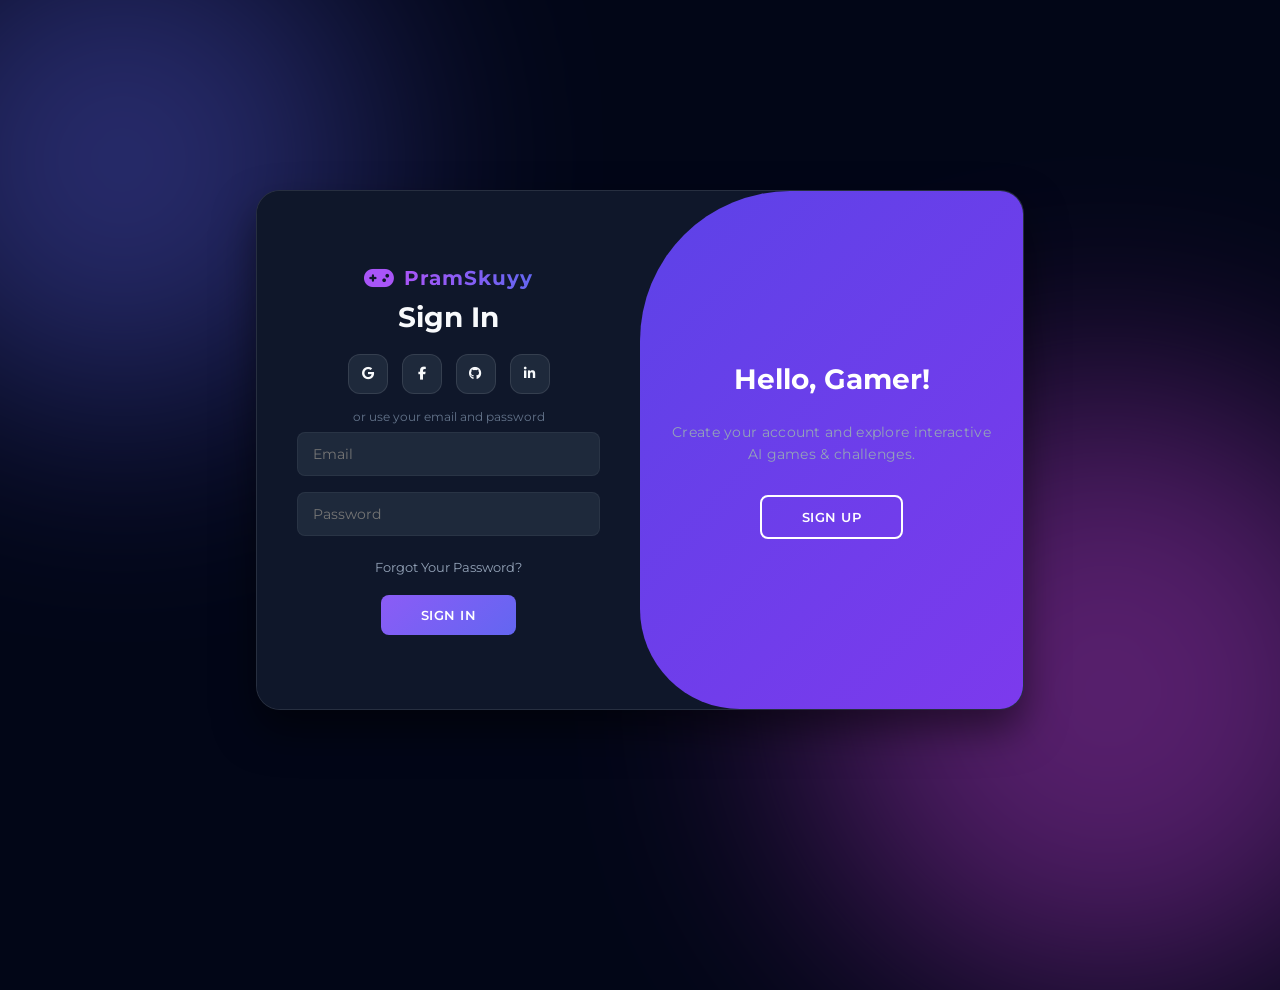
<file: index.html>
<!DOCTYPE html>
<html lang="en">

<head>
    <meta charset="UTF-8">
    <meta name="viewport" content="width=device-width, initial-scale=1.0">
    <meta name="theme-color" content="#0F172A">

    <title>PramSkuyy | Interactive Gaming Platform</title>

    <link rel="icon" href="favicon.png">

    <link rel="stylesheet" href="https://cdnjs.cloudflare.com/ajax/libs/font-awesome/6.4.2/css/all.min.css">

    <link rel="stylesheet" href="style.css">
</head>

<body>
    <div class="bg-glow glow1"></div>
    <div class="bg-glow glow2"></div>

    <main class="container" id="container">

        <section class="form-container sign-up">
            <form action="#">
                <div class="brand-wrapper">
                    <i class="fa-solid fa-gamepad logo-icon"></i>
                    <h2 class="brand-name">PramSkuyy</h2>
                </div>

                <h1>Create Account</h1>

                <div class="social-icons">
                    <a href="#" class="icon" aria-label="Google Login" onclick="playClickSFX()"><i class="fa-brands fa-google"></i></a>
                    <a href="#" class="icon" aria-label="Facebook Login" onclick="playClickSFX()"><i class="fa-brands fa-facebook-f"></i></a>
                    <a href="#" class="icon" aria-label="GitHub Login" onclick="playClickSFX()"><i class="fa-brands fa-github"></i></a>
                    <a href="#" class="icon" aria-label="LinkedIn Login" onclick="playClickSFX()"><i class="fa-brands fa-linkedin-in"></i></a>
                </div>

                <span>or use your email for registration</span>

                <input type="text" placeholder="Full Name" autocomplete="name" aria-label="Full Name" required>
                <input type="email" placeholder="Email" autocomplete="email" aria-label="Email" required>
                <input type="password" placeholder="Password" autocomplete="new-password" aria-label="Password" required>

                <button type="submit" onclick="playClickSFX()">Sign Up</button>
            </form>
        </section>

        <section class="form-container sign-in">
            <form action="#">
                <div class="brand-wrapper">
                    <i class="fa-solid fa-gamepad logo-icon"></i>
                    <h2 class="brand-name">PramSkuyy</h2>
                </div>

                <h1>Sign In</h1>

                <div class="social-icons">
                    <a href="#" class="icon" aria-label="Google Login" onclick="playClickSFX()"><i class="fa-brands fa-google"></i></a>
                    <a href="#" class="icon" aria-label="Facebook Login" onclick="playClickSFX()"><i class="fa-brands fa-facebook-f"></i></a>
                    <a href="#" class="icon" aria-label="GitHub Login" onclick="playClickSFX()"><i class="fa-brands fa-github"></i></a>
                    <a href="#" class="icon" aria-label="LinkedIn Login" onclick="playClickSFX()"><i class="fa-brands fa-linkedin-in"></i></a>
                </div>

                <span>or use your email and password</span>

                <input type="email" placeholder="Email" autocomplete="email" aria-label="Email" required>
                <input type="password" placeholder="Password" autocomplete="current-password" aria-label="Password" required>

                <a href="#" id="forgot-password-link" onclick="playClickSFX()">Forgot Your Password?</a>

                <button type="submit" onclick="playClickSFX()">Sign In</button>
            </form>
        </section>

        <aside class="toggle-container">
            <div class="toggle">
                <div class="toggle-panel toggle-left">
                    <h1>Welcome Back!</h1>
                    <p>Enter your personal details to continue your gaming journey.</p>
                    <button type="button" class="hidden" id="login" onclick="playClickSFX()">Sign In</button>
                </div>

                <div class="toggle-panel toggle-right">
                    <h1>Hello, Gamer!</h1>
                    <p>Create your account and explore interactive AI games & challenges.</p>
                    <button type="button" class="hidden" id="register" onclick="playClickSFX()">Sign Up</button>
                </div>
            </div>
        </aside>

    </main>

    <div class="forgot-password-modal" id="forgotModal" aria-hidden="true">
        <div class="forgot-content">
            <h2>Reset Password</h2>
            <p>Enter your email to receive a reset password link.</p>
            <input type="email" id="resetEmail" placeholder="Enter your email" autocomplete="email" aria-label="Reset Email">
            
            <div class="modal-buttons">
                <button type="button" id="sendReset" onclick="playClickSFX()">Send Link</button>
                <button type="button" id="closeModal" class="btn-secondary" onclick="playClickSFX()">Close</button>
            </div>
        </div>
    </div>

    <audio id="login-bgm" src="bgm-main.mp3" loop></audio>
    <audio id="login-sfx" src="sfx-click.mp3"></audio>

    <script src="script.js"></script>
</body>

</html>
</file>
<file: style.css>
@import url('https://fonts.googleapis.com/css2?family=Montserrat:wght@300;400;500;600;700&display=swap');

* {
    margin: 0;
    padding: 0;
    box-sizing: border-box;
    font-family: 'Montserrat', sans-serif;
}

body {
    background-color: #020617;
    display: flex;
    align-items: center;
    justify-content: center;
    flex-direction: column;
    height: 100vh;
    overflow: hidden;
    position: relative;
    color: #f8fafc;
}

/* Background Ambient Glows */
.bg-glow {
    position: absolute;
    border-radius: 50%;
    filter: blur(120px);
    z-index: 0;
    opacity: 0.4;
}
.glow1 {
    top: -10%;
    left: -10%;
    width: 500px;
    height: 500px;
    background: #6366f1;
}
.glow2 {
    bottom: -10%;
    right: -10%;
    width: 600px;
    height: 600px;
    background: #d946ef;
}

/* Container */
.container {
    background-color: #0f172a;
    border: 1px solid rgba(255, 255, 255, 0.1);
    border-radius: 24px;
    box-shadow: 0 20px 40px rgba(0, 0, 0, 0.5);
    position: relative;
    overflow: hidden;
    width: 768px;
    max-width: 100%;
    min-height: 520px;
    z-index: 10;
}

.brand-wrapper {
    display: flex;
    align-items: center;
    gap: 10px;
    margin-bottom: 10px;
}
.logo-icon {
    font-size: 24px;
    color: #a855f7;
}
.brand-name {
    font-size: 20px;
    font-weight: 700;
    letter-spacing: 1px;
    background: linear-gradient(to right, #a855f7, #6366f1);
    -webkit-background-clip: text;
    -webkit-text-fill-color: transparent;
}

.container h1 {
    font-size: 28px;
    font-weight: 700;
    margin-bottom: 5px;
}

.container p {
    font-size: 14px;
    line-height: 22px;
    letter-spacing: 0.3px;
    margin: 20px 0;
    color: #94a3b8;
}

.container span {
    font-size: 12px;
    color: #64748b;
}

.container a {
    color: #94a3b8;
    font-size: 13px;
    text-decoration: none;
    margin: 15px 0 10px;
    transition: color 0.3s;
}
.container a:hover {
    color: #a855f7;
}

/* Buttons */
.container button, .modal-buttons button {
    background: linear-gradient(135deg, #8b5cf6, #6366f1);
    color: #fff;
    font-size: 13px;
    padding: 12px 40px;
    border: none;
    border-radius: 8px;
    font-weight: 600;
    letter-spacing: 0.5px;
    text-transform: uppercase;
    margin-top: 10px;
    cursor: pointer;
    transition: transform 0.2s, box-shadow 0.2s;
}
.container button:hover, .modal-buttons button:hover {
    transform: translateY(-2px);
    box-shadow: 0 5px 15px rgba(139, 92, 246, 0.4);
}
.container button:active {
    transform: translateY(0);
}
.container button.hidden {
    background: transparent;
    border: 2px solid #fff;
}
.container button.hidden:hover {
    background: rgba(255, 255, 255, 0.1);
    box-shadow: none;
}

/* Forms */
.container form {
    background-color: #0f172a;
    display: flex;
    align-items: center;
    justify-content: center;
    flex-direction: column;
    padding: 0 40px;
    height: 100%;
}

.container input {
    background-color: #1e293b;
    border: 1px solid rgba(255, 255, 255, 0.05);
    color: #fff;
    margin: 8px 0;
    padding: 12px 15px;
    font-size: 14px;
    border-radius: 8px;
    width: 100%;
    outline: none;
    transition: border 0.3s;
}
.container input:focus {
    border-color: #a855f7;
}

.form-container {
    position: absolute;
    top: 0;
    height: 100%;
    transition: all 0.6s ease-in-out;
}

.sign-in {
    left: 0;
    width: 50%;
    z-index: 2;
}
.container.active .sign-in {
    transform: translateX(100%);
}

.sign-up {
    left: 0;
    width: 50%;
    opacity: 0;
    z-index: 1;
}
.container.active .sign-up {
    transform: translateX(100%);
    opacity: 1;
    z-index: 5;
    animation: move 0.6s;
}

@keyframes move {
    0%, 49.99% {
        opacity: 0;
        z-index: 1;
    }
    50%, 100% {
        opacity: 1;
        z-index: 5;
    }
}

/* Social Icons */
.social-icons {
    margin: 15px 0;
}
.social-icons a {
    border: 1px solid rgba(255, 255, 255, 0.1);
    background-color: #1e293b;
    border-radius: 12px;
    display: inline-flex;
    justify-content: center;
    align-items: center;
    margin: 0 5px;
    width: 40px;
    height: 40px;
    color: #f8fafc;
    transition: background 0.3s, border-color 0.3s;
}
.social-icons a:hover {
    background-color: #2563eb;
    border-color: #3b82f6;
}

/* Toggle Panel Layout */
.toggle-container {
    position: absolute;
    top: 0;
    left: 50%;
    width: 50%;
    height: 100%;
    overflow: hidden;
    transition: all 0.6s ease-in-out;
    border-radius: 150px 0 0 100px;
    z-index: 1000;
}
.container.active .toggle-container {
    transform: translateX(-100%);
    border-radius: 0 150px 100px 0;
}

.toggle {
    background: linear-gradient(135deg, #4f46e5, #7c3aed);
    height: 100%;
    color: #fff;
    position: relative;
    left: -100%;
    width: 200%;
    transform: translateX(0);
    transition: all 0.6s ease-in-out;
}
.container.active .toggle {
    transform: translateX(50%);
}

.toggle-panel {
    position: absolute;
    width: 50%;
    height: 100%;
    display: flex;
    align-items: center;
    justify-content: center;
    flex-direction: column;
    padding: 0 30px;
    text-align: center;
    top: 0;
    transform: translateX(0);
    transition: all 0.6s ease-in-out;
}

.toggle-left {
    transform: translateX(-200%);
}
.container.active .toggle-left {
    transform: translateX(0);
}

.toggle-right {
    right: 0;
    transform: translateX(0);
}
.container.active .toggle-right {
    transform: translateX(200%);
}

/* Forgot Password Modal Styling */
.forgot-password-modal {
    display: none; /* Dikontrol via JS */
    position: fixed;
    top: 0;
    left: 0;
    width: 100%;
    height: 100%;
    background-color: rgba(2, 6, 23, 0.85);
    backdrop-filter: blur(8px);
    justify-content: center;
    align-items: center;
    z-index: 2000;
}

.forgot-content {
    background-color: #0f172a;
    border: 1px solid rgba(255, 255, 255, 0.1);
    padding: 40px;
    border-radius: 20px;
    width: 400px;
    max-width: 90%;
    text-align: center;
    box-shadow: 0 25px 50px -12px rgba(0, 0, 0, 0.5);
}

.forgot-content h2 {
    margin-bottom: 10px;
    font-weight: 700;
}

.forgot-content p {
    font-size: 14px;
    color: #94a3b8;
    margin-bottom: 20px;
}

.forgot-content input {
    background-color: #1e293b;
    border: 1px solid rgba(255, 255, 255, 0.05);
    color: #fff;
    padding: 12px 15px;
    border-radius: 8px;
    width: 100%;
    outline: none;
    margin-bottom: 15px;
}

.modal-buttons {
    display: flex;
    gap: 10px;
    justify-content: center;
}

.modal-buttons .btn-secondary {
    background: #1e293b;
    color: #94a3b8;
    border: 1px solid rgba(255, 255, 255, 0.1);
}
.modal-buttons .btn-secondary:hover {
    background: #334155;
    color: #fff;
    box-shadow: none;
}
</file>
